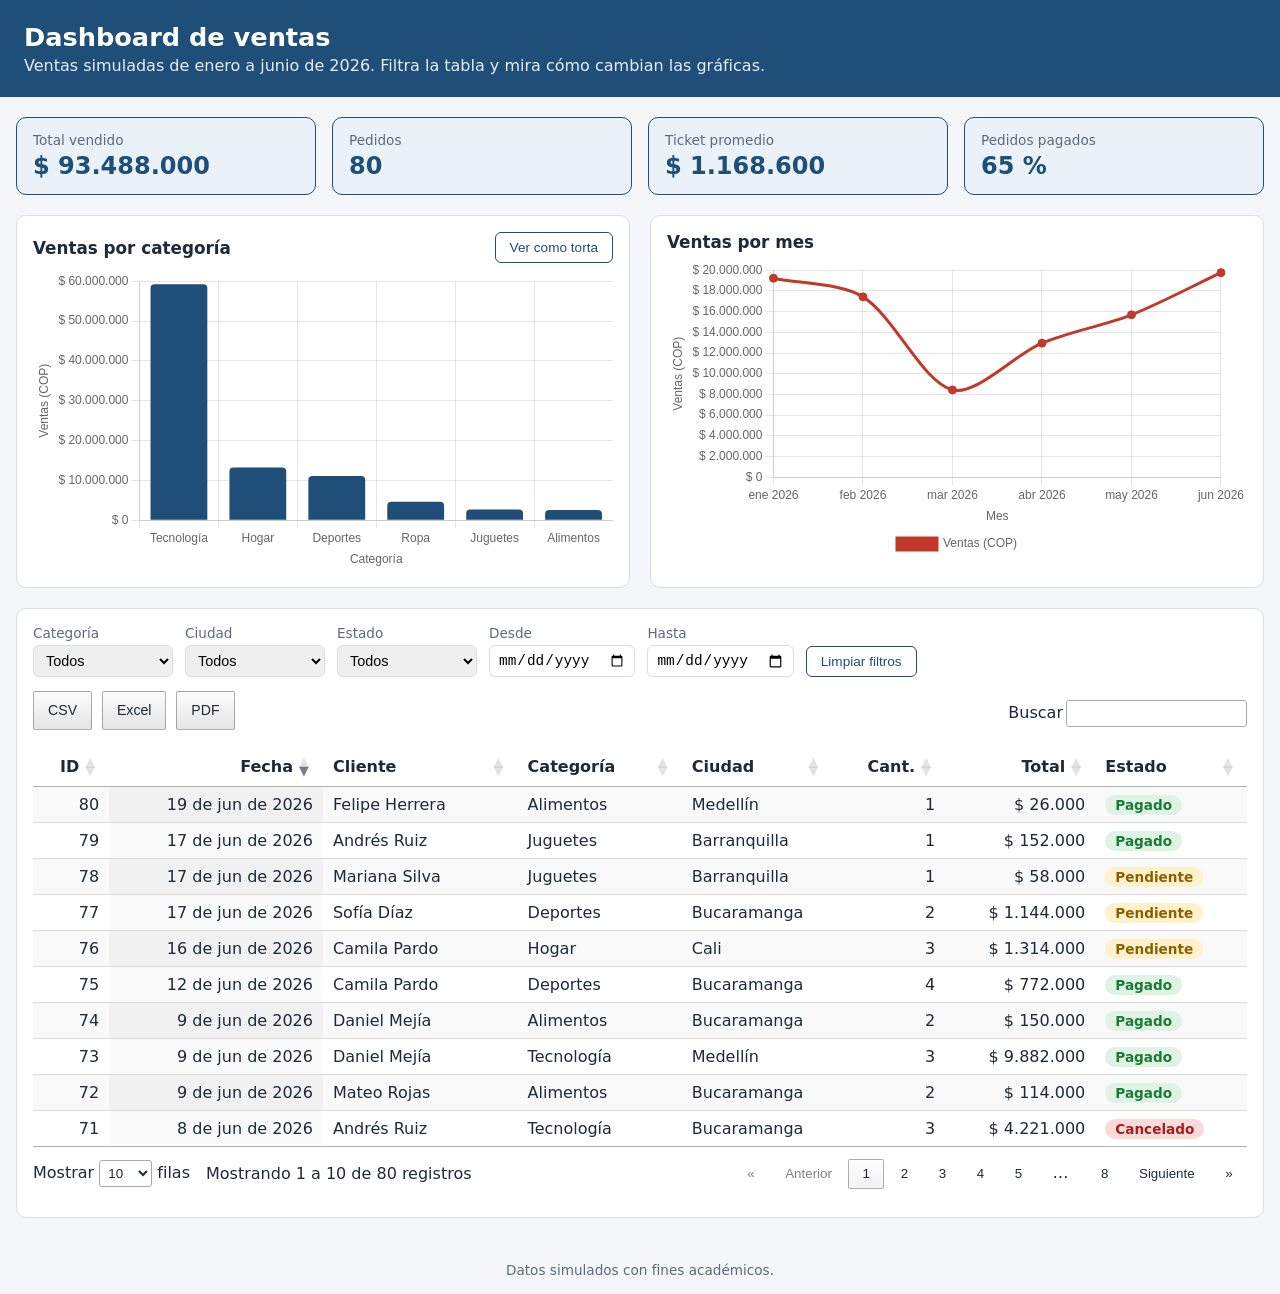
<file: index.html>
<!DOCTYPE html>
<html lang="es">
<head>
  <meta charset="utf-8">
  <meta name="viewport" content="width=device-width, initial-scale=1">
  <title>Dashboard de ventas</title>

  <!-- Estilos de las librerias (copia local en lib/) -->
  <link rel="stylesheet" href="lib/dataTables.dataTables.min.css">
  <link rel="stylesheet" href="lib/buttons.dataTables.min.css">
  <link rel="stylesheet" href="lib/responsive.dataTables.min.css">
  <!-- Estilos propios, siempre despues de los de las librerias -->
  <link rel="stylesheet" href="css/estilos.css">
</head>
<body>

  <header class="encabezado">
    <h1>Dashboard de ventas</h1>
    <p>Ventas simuladas de enero a junio de 2026. Filtra la tabla y mira cómo cambian las gráficas.</p>
  </header>

  <main class="contenedor">

    <!-- Tarjetas de resumen -->
    <section class="tarjetas" aria-label="Resumen">
      <article class="tarjeta"><span class="tarjeta-titulo">Total vendido</span><strong id="kpiTotal">-</strong></article>
      <article class="tarjeta"><span class="tarjeta-titulo">Pedidos</span><strong id="kpiPedidos">-</strong></article>
      <article class="tarjeta"><span class="tarjeta-titulo">Ticket promedio</span><strong id="kpiTicket">-</strong></article>
      <article class="tarjeta"><span class="tarjeta-titulo">Pedidos pagados</span><strong id="kpiPagados">-</strong></article>
    </section>

    <!-- Graficas -->
    <section class="graficas" aria-label="Gráficas">
      <article class="panel">
        <div class="panel-cabecera">
          <h2>Ventas por categoría</h2>
          <button type="button" id="btnTipo" class="boton-secundario">Ver como torta</button>
        </div>
        <div class="caja-grafica"><canvas id="gCategorias"></canvas></div>
      </article>

      <article class="panel">
        <div class="panel-cabecera"><h2>Ventas por mes</h2></div>
        <div class="caja-grafica"><canvas id="gMeses"></canvas></div>
      </article>
    </section>

    <!-- Filtros y tabla -->
    <section class="panel" aria-label="Tabla de ventas">
      <div class="filtros">
        <label>Categoría <select id="fCategoria"></select></label>
        <label>Ciudad <select id="fCiudad"></select></label>
        <label>Estado <select id="fEstado"></select></label>
        <label>Desde <input type="date" id="fDesde"></label>
        <label>Hasta <input type="date" id="fHasta"></label>
        <button type="button" id="btnLimpiar" class="boton-secundario">Limpiar filtros</button>
      </div>

      <table id="tabla" class="display nowrap" style="width:100%"></table>
    </section>

  </main>

  <footer class="pie">Datos simulados con fines académicos.</footer>

  <!-- Librerias (copia local). Para usar CDN ver README.md -->
  <script src="lib/jquery.min.js"></script>
  <script src="lib/dataTables.min.js"></script>
  <script src="lib/dataTables.buttons.min.js"></script>
  <script src="lib/jszip.min.js"></script>
  <script src="lib/pdfmake.min.js"></script>
  <script src="lib/vfs_fonts.js"></script>
  <script src="lib/buttons.html5.min.js"></script>
  <script src="lib/dataTables.responsive.min.js"></script>
  <script src="lib/chart.umd.js"></script>

  <!-- Codigo propio, el orden importa -->
  <script src="js/datos.js"></script>
  <script src="js/utilidades.js"></script>
  <script src="js/tabla.js"></script>
  <script src="js/graficas.js"></script>
  <script src="js/main.js"></script>
</body>
</html>
</file>
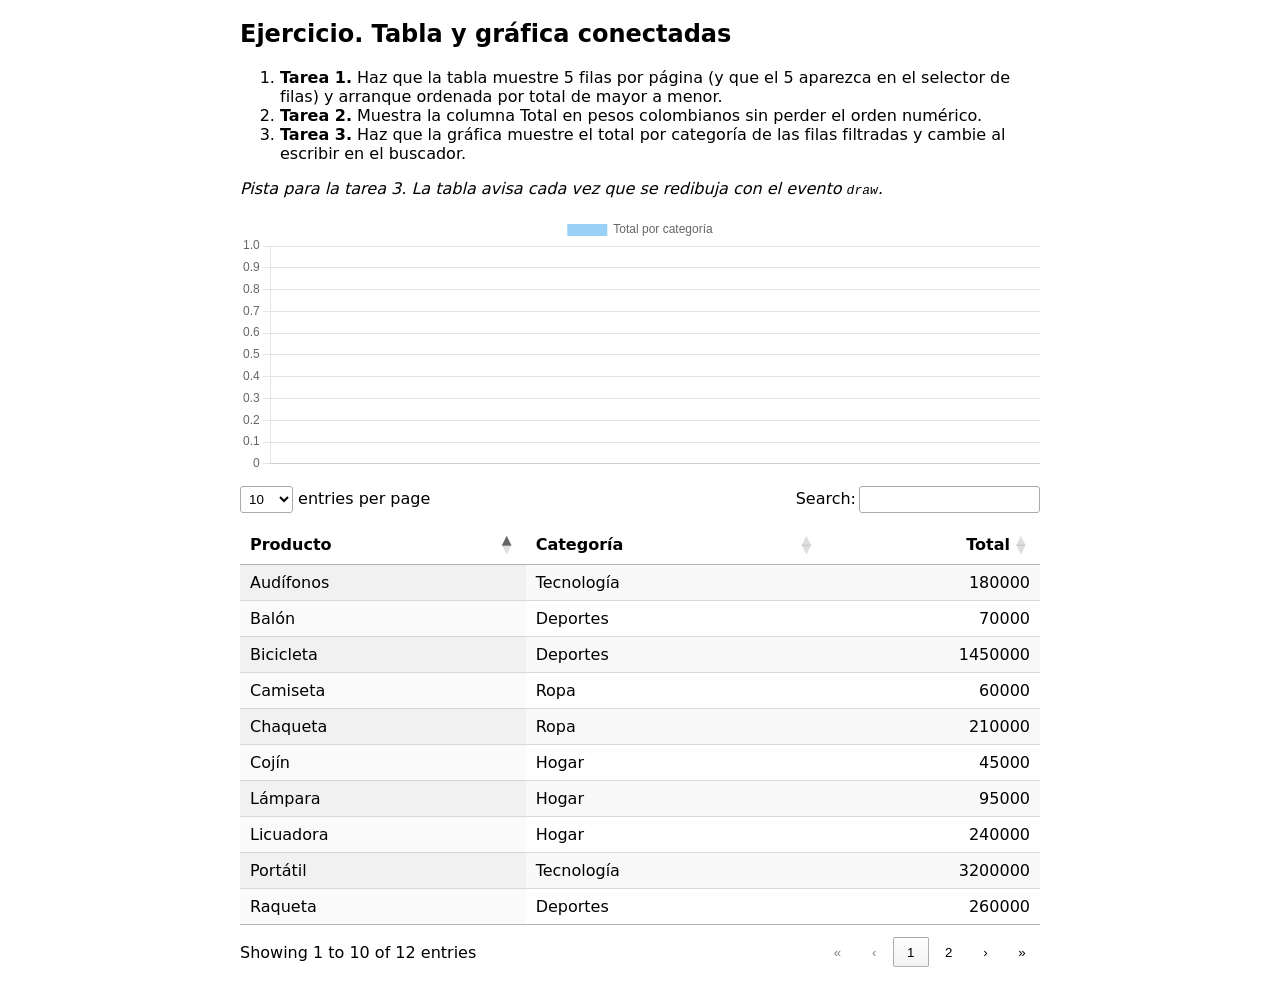
<file: ejercicio/ejercicio.html>
<!DOCTYPE html>
<html lang="es">
<head>
  <meta charset="utf-8">
  <title>Ejercicio DataTables y Chart.js</title>
  <link rel="stylesheet" href="../lib/dataTables.dataTables.min.css">
  <script src="../lib/jquery.min.js"></script>
  <script src="../lib/dataTables.min.js"></script>
  <script src="../lib/chart.umd.js"></script>
</head>
<body style="font-family: system-ui, Arial, sans-serif; max-width: 800px; margin: 20px auto;">

  <h2>Ejercicio. Tabla y gráfica conectadas</h2>
  <ol>
    <li><b>Tarea 1.</b> Haz que la tabla muestre 5 filas por página (y que el 5 aparezca en el selector de filas) y arranque ordenada por total de mayor a menor.</li>
    <li><b>Tarea 2.</b> Muestra la columna Total en pesos colombianos sin perder el orden numérico.</li>
    <li><b>Tarea 3.</b> Haz que la gráfica muestre el total por categoría de las filas filtradas y cambie al escribir en el buscador.</li>
  </ol>
  <p><i>Pista para la tarea 3. La tabla avisa cada vez que se redibuja con el evento <code>draw</code>.</i></p>

  <div style="height:260px"><canvas id="grafica"></canvas></div>
  <table id="tabla" class="display" style="width:100%"></table>

<script>
const datos = [
  { producto: 'Portátil',  categoria: 'Tecnología', total: 3200000 },
  { producto: 'Audífonos', categoria: 'Tecnología', total: 180000 },
  { producto: 'Licuadora', categoria: 'Hogar',      total: 240000 },
  { producto: 'Lámpara',   categoria: 'Hogar',      total: 95000 },
  { producto: 'Camiseta',  categoria: 'Ropa',       total: 60000 },
  { producto: 'Chaqueta',  categoria: 'Ropa',       total: 210000 },
  { producto: 'Balón',     categoria: 'Deportes',   total: 70000 },
  { producto: 'Bicicleta', categoria: 'Deportes',   total: 1450000 },
  { producto: 'Tablet',    categoria: 'Tecnología', total: 980000 },
  { producto: 'Cojín',     categoria: 'Hogar',      total: 45000 },
  { producto: 'Zapatos',   categoria: 'Ropa',       total: 320000 },
  { producto: 'Raqueta',   categoria: 'Deportes',   total: 260000 }
];

const moneda = new Intl.NumberFormat('es-CO',
  { style: 'currency', currency: 'COP', maximumFractionDigits: 0 });

const tabla = new DataTable('#tabla', {
  data: datos,
  columns: [
    { data: 'producto',  title: 'Producto' },
    { data: 'categoria', title: 'Categoría' },
    { data: 'total',     title: 'Total' }          // TAREA 2 aquí
  ]
  // TAREA 1 aquí
});

const grafica = new Chart(document.getElementById('grafica'), {
  type: 'bar',
  data: { labels: [], datasets: [{ label: 'Total por categoría', data: [] }] },
  options: { maintainAspectRatio: false }
});

// TAREA 3 aquí

</script>
</body>
</html>
</file>
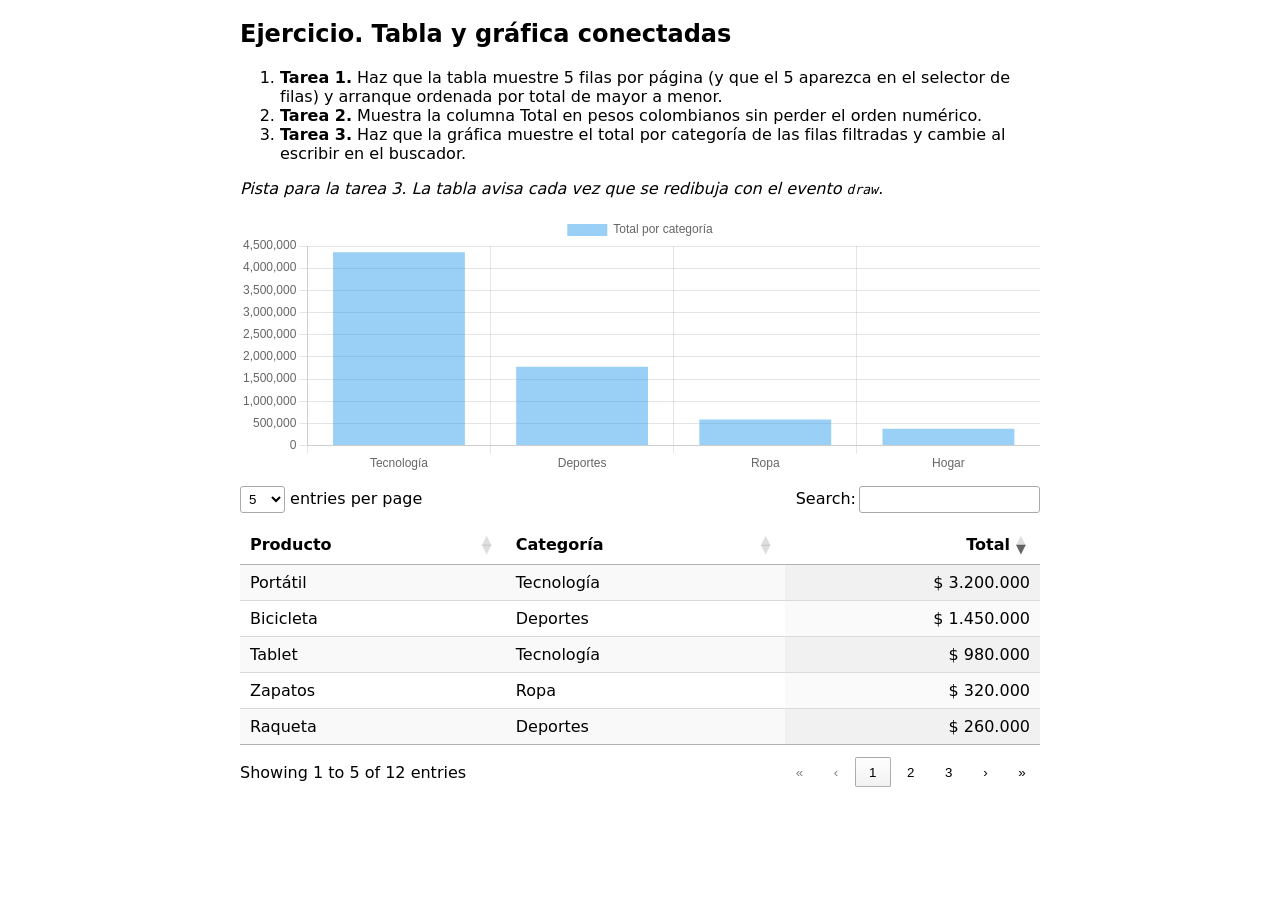
<file: ejercicio/solucion.html>
<!DOCTYPE html>
<html lang="es">
<head>
  <meta charset="utf-8">
  <title>Ejercicio DataTables y Chart.js</title>
  <link rel="stylesheet" href="../lib/dataTables.dataTables.min.css">
  <script src="../lib/jquery.min.js"></script>
  <script src="../lib/dataTables.min.js"></script>
  <script src="../lib/chart.umd.js"></script>
</head>
<body style="font-family: system-ui, Arial, sans-serif; max-width: 800px; margin: 20px auto;">

  <h2>Ejercicio. Tabla y gráfica conectadas</h2>
  <ol>
    <li><b>Tarea 1.</b> Haz que la tabla muestre 5 filas por página (y que el 5 aparezca en el selector de filas) y arranque ordenada por total de mayor a menor.</li>
    <li><b>Tarea 2.</b> Muestra la columna Total en pesos colombianos sin perder el orden numérico.</li>
    <li><b>Tarea 3.</b> Haz que la gráfica muestre el total por categoría de las filas filtradas y cambie al escribir en el buscador.</li>
  </ol>
  <p><i>Pista para la tarea 3. La tabla avisa cada vez que se redibuja con el evento <code>draw</code>.</i></p>

  <div style="height:260px"><canvas id="grafica"></canvas></div>
  <table id="tabla" class="display" style="width:100%"></table>

<script>
const datos = [
  { producto: 'Portátil',  categoria: 'Tecnología', total: 3200000 },
  { producto: 'Audífonos', categoria: 'Tecnología', total: 180000 },
  { producto: 'Licuadora', categoria: 'Hogar',      total: 240000 },
  { producto: 'Lámpara',   categoria: 'Hogar',      total: 95000 },
  { producto: 'Camiseta',  categoria: 'Ropa',       total: 60000 },
  { producto: 'Chaqueta',  categoria: 'Ropa',       total: 210000 },
  { producto: 'Balón',     categoria: 'Deportes',   total: 70000 },
  { producto: 'Bicicleta', categoria: 'Deportes',   total: 1450000 },
  { producto: 'Tablet',    categoria: 'Tecnología', total: 980000 },
  { producto: 'Cojín',     categoria: 'Hogar',      total: 45000 },
  { producto: 'Zapatos',   categoria: 'Ropa',       total: 320000 },
  { producto: 'Raqueta',   categoria: 'Deportes',   total: 260000 }
];

const moneda = new Intl.NumberFormat('es-CO',
  { style: 'currency', currency: 'COP', maximumFractionDigits: 0 });

const tabla = new DataTable('#tabla', {
  data: datos,
  columns: [
    { data: 'producto',  title: 'Producto' },
    { data: 'categoria', title: 'Categoría' },
    // TAREA 2. El formato solo se aplica al mostrar, el orden usa el número crudo
    { data: 'total', title: 'Total', className: 'dt-right',
      render: (valor, tipo) => tipo === 'display' ? moneda.format(valor) : valor }
  ],
  // TAREA 1
  pageLength: 5,
  lengthMenu: [5, 10, 25],      // opciones del selector, incluye el 5
  order: [[2, 'desc']]          // columna 2 (total), de mayor a menor
});

const grafica = new Chart(document.getElementById('grafica'), {
  type: 'bar',
  data: { labels: [], datasets: [{ label: 'Total por categoría', data: [] }] },
  options: { maintainAspectRatio: false }
});

// TAREA 3. Suma por categoría las filas filtradas y actualiza la gráfica
function refrescar() {
  const filas = tabla.rows({ search: 'applied' }).data().toArray();
  const porCategoria = new Map();
  for (const f of filas) {
    porCategoria.set(f.categoria, (porCategoria.get(f.categoria) || 0) + f.total);
  }
  grafica.data.labels = [...porCategoria.keys()];
  grafica.data.datasets[0].data = [...porCategoria.values()];
  grafica.update();
}
tabla.on('draw', refrescar);   // cada redibujado de la tabla actualiza la gráfica
refrescar();                   // y una vez al cargar

</script>
</body>
</html>
</file>
<file: css/estilos.css>
/* ---------- Variables de color ---------- */
:root {
  --azul: #1F4E79;
  --azul-claro: #EAF1F8;
  --rojo: #C0392B;
  --texto: #1E2A36;
  --gris: #5C6B79;
  --borde: #D7DEE6;
  --fondo: #F4F6F9;
}

* { box-sizing: border-box; }

body {
  margin: 0;
  font-family: system-ui, -apple-system, "Segoe UI", Roboto, Arial, sans-serif;
  color: var(--texto);
  background: var(--fondo);
}

/* ---------- Estructura general ---------- */
.encabezado { background: var(--azul); color: #fff; padding: 22px 24px; }
.encabezado h1 { margin: 0 0 4px; font-size: 1.6rem; }
.encabezado p { margin: 0; opacity: 0.9; }

.contenedor { max-width: 1280px; margin: 0 auto; padding: 20px 16px 8px; }
.pie { text-align: center; color: var(--gris); font-size: 0.85rem; padding: 16px; }

.panel {
  background: #fff;
  border: 1px solid var(--borde);
  border-radius: 10px;
  padding: 16px;
  margin-bottom: 20px;
}
.panel-cabecera { display: flex; justify-content: space-between; align-items: center; margin-bottom: 8px; }
.panel h2 { margin: 0; font-size: 1.05rem; }

/* ---------- Tarjetas de resumen ---------- */
.tarjetas { display: grid; grid-template-columns: repeat(4, 1fr); gap: 16px; margin-bottom: 20px; }
.tarjeta {
  background: var(--azul-claro);
  border: 1px solid var(--azul);
  border-radius: 10px;
  padding: 14px 16px;
  display: flex;
  flex-direction: column;
  gap: 4px;
}
.tarjeta-titulo { color: var(--gris); font-size: 0.85rem; }
.tarjeta strong { font-size: 1.5rem; color: var(--azul); }

/* ---------- Graficas ---------- */
.graficas { display: grid; grid-template-columns: 1fr 1fr; gap: 20px; }
/* Altura fija para que Chart.js (responsive) sepa cuanto espacio tiene */
.caja-grafica { position: relative; height: 300px; width: 100%; }

/* ---------- Filtros ---------- */
.filtros { display: flex; flex-wrap: wrap; gap: 12px; align-items: flex-end; margin-bottom: 14px; }
.filtros label { display: flex; flex-direction: column; gap: 4px; font-size: 0.85rem; color: var(--gris); }
.filtros select, .filtros input { padding: 6px 8px; border: 1px solid var(--borde); border-radius: 6px; font-size: 0.9rem; min-width: 140px; }

.boton-secundario {
  padding: 7px 14px;
  border: 1px solid var(--azul);
  border-radius: 6px;
  background: #fff;
  color: var(--azul);
  font-size: 0.85rem;
  cursor: pointer;
}
.boton-secundario:hover { background: var(--azul-claro); }

/* ---------- Etiquetas de estado (se usan en la tabla) ---------- */
.etiqueta { padding: 2px 10px; border-radius: 12px; font-size: 0.85em; font-weight: 600; }
.etiqueta.ok      { background: #DFF3E4; color: #1E7B34; }
.etiqueta.pend    { background: #FFF1CC; color: #8A6100; }
.etiqueta.anulado { background: #FBDADA; color: #A32020; }

/* ---------- Adaptacion a pantallas pequenas ---------- */
@media (max-width: 900px) {
  .tarjetas { grid-template-columns: repeat(2, 1fr); }
  .graficas { grid-template-columns: 1fr; }
}
@media (max-width: 520px) {
  .tarjetas { grid-template-columns: 1fr; }
  .filtros select, .filtros input { min-width: 120px; }
}
</file>
